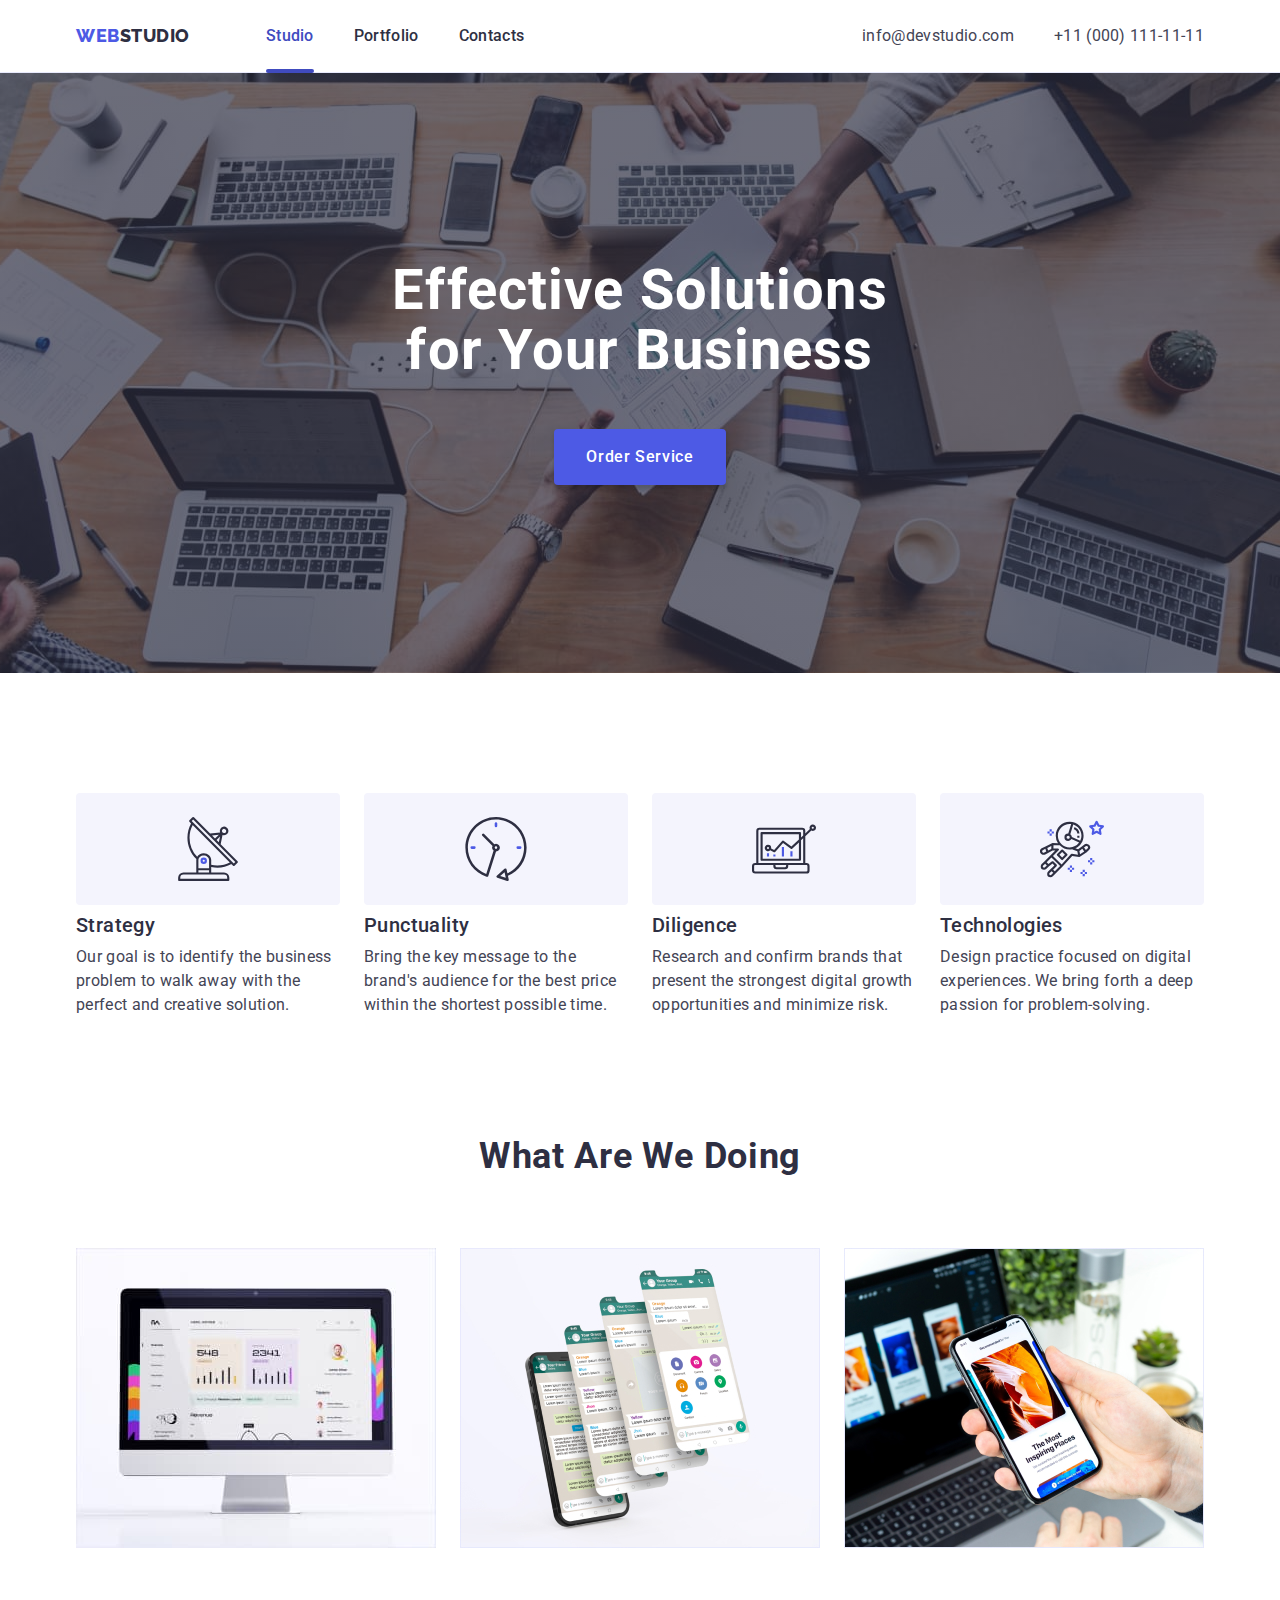
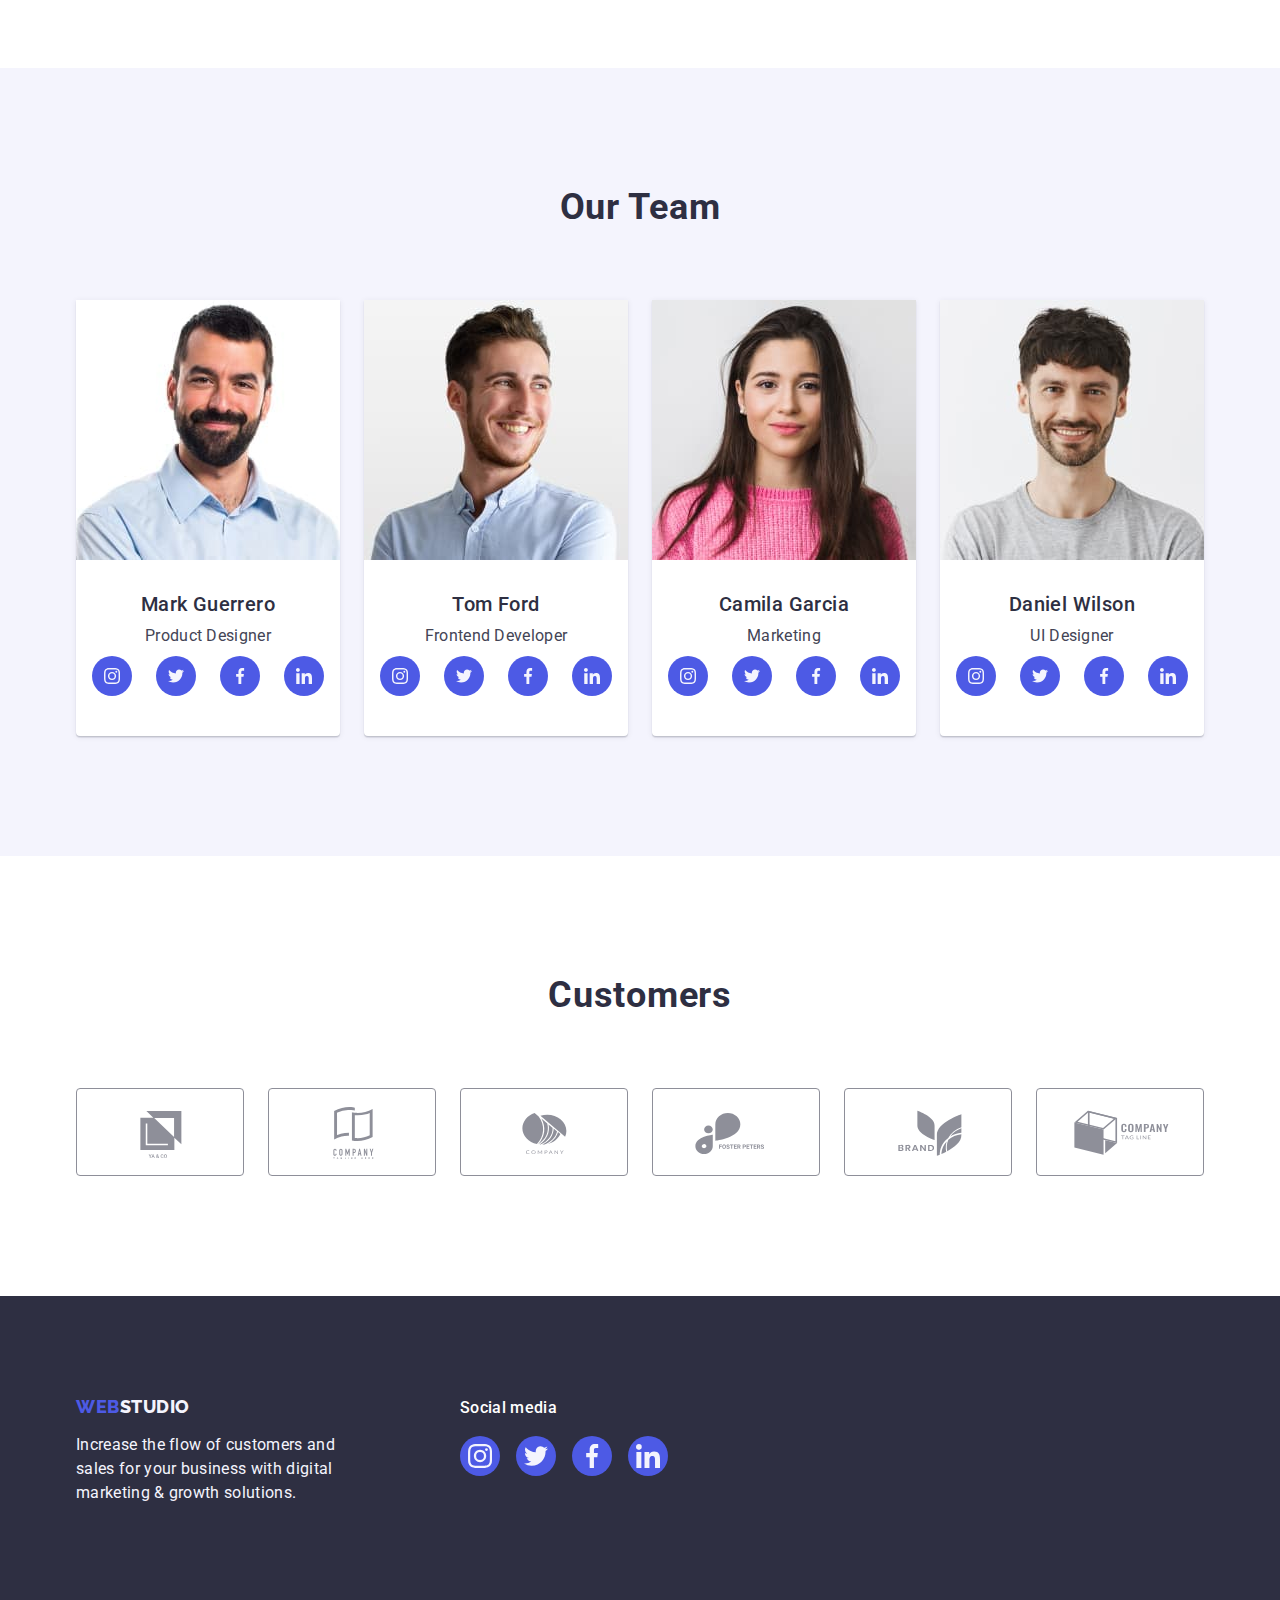
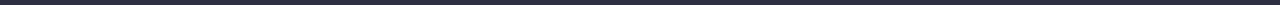
<file: index.html>
<!DOCTYPE html>
<html lang="en">
  <head>
    <meta charset="UTF-8" />
    <meta http-equiv="X-UA-Compatible" content="IE=edge" />
    <meta name="viewport" content="width=device-width, initial-scale=1.0" />
    <title>WebStudio</title>
    <link rel="preconnect" href="https://fonts.googleapis.com" />
    <link rel="preconnect" href="https://fonts.gstatic.com" crossorigin />
    <link
      href="https://fonts.googleapis.com/css2?family=Raleway:wght@800&family=Roboto:wght@400;500;700;900&display=swap"
      rel="stylesheet"
    />
    <link
      rel="stylesheet"
      href="https://cdn.jsdelivr.net/npm/modern-normalize@1.1.0/modern-normalize.min.css"
    />
    <link rel="stylesheet" href="./css/styles.css" />
  </head>
  <body class="body">
    <header class="header">
      <div class="header-container container">
        <nav class="nav">
          <a class="logo link" href="./index.html"
            >Web<span class="logo-span">Studio</span></a
          >
          <ul class="nav-list list">
            <li class="lister">
              <a class="nav-link link current" href="./index.html">Studio</a>
            </li>
            <li class="lister">
              <a class="nav-link link" href="./portfolio.html">Portfolio</a>
            </li>
            <li class="lister">
              <a class="nav-link link" href="">Contacts</a>
            </li>
          </ul>
        </nav>
        <!-- Address -->
        <address class="address">
          <ul class="add-list list">
            <li class="list-add">
              <a class="add link" href="mailto:info@devstudio.com"
                >info@devstudio.com</a
              >
            </li>
            <li class="list-add">
              <a class="add link" href="tel:+110001111111"
                >+11 (000) 111-11-11</a
              >
            </li>
          </ul>
        </address>
      </div>
    </header>
    <main class="main">
      <!-- First view -->
      <section class="poster">
        <div class="post-container container">
          <h1 class="title-post">Effective Solutions for Your Business</h1>
          <button class="btn" type="button" data-modal-open>
            Order Service
          </button>
        </div>
        <!-- Modal -->

        <div class="backdrop is-hidden" data-modal>
          <div class="modal">
            <button class="modal-btn" type="button" data-modal-close>
              <svg width="8" height="8" class="icon-cross">
                <use href="./images/icons.svg#cross"></use>
              </svg>
            </button>
          </div>
        </div>
      </section>
      <!-- Studio -->
      <section class="info">
        <div class="container">
          <h2 hidden class="hide">Descriprion</h2>
          <ul class="info-container list">
            <li class="info-list">
              <div class="container-icon">
                <svg width="64" height="64">
                  <use href="./images/icons.svg#icon-antenna"></use>
                </svg>
              </div>
              <h3 class="info-punct">Strategy</h3>
              <p class="text">
                Our goal is to identify the business problem to walk away with
                the perfect and creative solution.
              </p>
            </li>
            <li class="info-list">
              <div class="container-icon">
                <svg width="64" height="64">
                  <use href="./images/icons.svg#icon-clock"></use>
                </svg>
              </div>
              <h3 class="info-punct">Punctuality</h3>
              <p class="text">
                Bring the key message to the brand's audience for the best price
                within the shortest possible time.
              </p>
            </li>
            <li class="info-list">
              <div class="container-icon">
                <svg width="64" height="64">
                  <use href="./images/icons.svg#icon-diagram"></use>
                </svg>
              </div>
              <h3 class="info-punct">Diligence</h3>
              <p class="text">
                Research and confirm brands that present the strongest digital
                growth opportunities and minimize risk.
              </p>
            </li>
            <li class="info-list">
              <div class="container-icon">
                <svg width="64" height="64">
                  <use href="./images/icons.svg#icon-astronaut"></use>
                </svg>
              </div>
              <h3 class="info-punct">Technologies</h3>
              <p class="text">
                Design practice focused on digital experiences. We bring forth a
                deep passion for problem-solving.
              </p>
            </li>
          </ul>
        </div>
      </section>
      <!-- Worklist -->
      <section class="projects">
        <div class="container">
          <h2 class="htitle">What are we doing</h2>
          <ul class="pro-container list">
            <li class="project">
              <img
                src="./images/images.studio/project/image1.jpg"
                alt="Create sites"
                width="360"
                height="300"
              />
            </li>
            <li class="project">
              <img
                src="./images/images.studio/project/image2.jpg"
                alt="Create apps"
                width="360"
                height="300"
              />
            </li>
            <li class="project">
              <img
                src="./images/images.studio/project/image3.jpg"
                alt="Create soft"
                width="360"
                height="300"
              />
            </li>
          </ul>
        </div>
      </section>
      <!-- contacts -->
      <section class="info-card">
        <div class="container">
          <h2 class="htitle">Our Team</h2>
          <ul class="card-container list">
            <li class="list-card">
              <img
                src="./images/images.studio/Contactcards/card1.jpg"
                alt="Mark Guerrero
          Product Designer"
                width="264"
                height="260"
              />
              <div class="card">
                <h3 class="contact info-punct">Mark Guerrero</h3>
                <p class="contact text">Product Designer</p>
                <ul class="social-list list">
                  <li class="social-items">
                    <a
                      href=""
                      class="social-link link"
                      target="_blank"
                      rel="noopener noreferer"
                    >
                      <svg class="social-icon" width="16" height="16">
                        <use href="./images/icons.svg#instagram"></use>
                      </svg>
                    </a>
                  </li>
                  <li class="social-items">
                    <a
                      href=""
                      class="social-link link"
                      target="_blank"
                      rel="noopener noreferer"
                    >
                      <svg width="16" height="16" class="social-icon">
                        <use href="./images/icons.svg#twitter"></use>
                      </svg>
                    </a>
                  </li>
                  <li class="social-items">
                    <a
                      href=""
                      class="social-link link"
                      target="_blank"
                      rel="noopener noreferer"
                    >
                      <svg width="16" height="16" class="social-icon">
                        <use href="./images/icons.svg#facebook"></use>
                      </svg>
                    </a>
                  </li>
                  <li class="social-items">
                    <a
                      href=""
                      class="social-link link"
                      target="_blank"
                      rel="noopener noreferer"
                    >
                      <svg width="16" height="16" class="social-icon">
                        <use href="./images/icons.svg#linkedin"></use>
                      </svg>
                    </a>
                  </li>
                </ul>
              </div>
            </li>
            <li class="list-card">
              <img
                src="./images/images.studio/Contactcards/card2.jpg"
                alt="Tom Ford
          Frontend Developer"
                width="264"
                height="260"
              />
              <div class="card">
                <h3 class="contact info-punct">Tom Ford</h3>
                <p class="contact text">Frontend Developer</p>
                <ul class="social-list list">
                  <li class="social-items">
                    <a
                      href=""
                      class="social-link link"
                      target="_blank"
                      rel="noopener noreferer"
                      ><svg width="16" height="16" class="social-icon">
                        <use href="./images/icons.svg#instagram"></use>
                      </svg>
                    </a>
                  </li>
                  <li class="social-items">
                    <a
                      href=""
                      class="social-link link"
                      target="_blank"
                      rel="noopener noreferer"
                      ><svg width="16" height="16" class="social-icon">
                        <use href="./images/icons.svg#twitter"></use>
                      </svg>
                    </a>
                  </li>
                  <li class="social-items">
                    <a
                      href=""
                      class="social-link link"
                      target="_blank"
                      rel="noopener noreferer"
                      ><svg width="16" height="16" class="social-icon">
                        <use href="./images/icons.svg#facebook"></use>
                      </svg>
                    </a>
                  </li>
                  <li class="social-items">
                    <a
                      href=""
                      class="social-link link"
                      target="_blank"
                      rel="noopener noreferer"
                      ><svg width="16" height="16" class="social-icon">
                        <use href="./images/icons.svg#linkedin"></use>
                      </svg>
                    </a>
                  </li>
                </ul>
              </div>
            </li>
            <li class="list-card">
              <img
                src="./images/images.studio/Contactcards/card3.jpg"
                alt="Camila Garcia
          Marketing"
                width="264"
                height="260"
              />
              <div class="card">
                <h3 class="contact info-punct">Camila Garcia</h3>
                <p class="contact text">Marketing</p>
                <ul class="social-list list">
                  <li class="social-items">
                    <a
                      href=""
                      class="social-link link"
                      target="_blank"
                      rel="noopener noreferer"
                      ><svg width="16" height="16" class="social-icon">
                        <use href="./images/icons.svg#instagram"></use>
                      </svg>
                    </a>
                  </li>
                  <li class="social-items">
                    <a
                      href=""
                      class="social-link link"
                      target="_blank"
                      rel="noopener noreferer"
                      ><svg width="16" height="16" class="social-icon">
                        <use href="./images/icons.svg#twitter"></use>
                      </svg>
                    </a>
                  </li>
                  <li class="social-items">
                    <a
                      href=""
                      class="social-link link"
                      target="_blank"
                      rel="noopener noreferer"
                      ><svg width="16" height="16" class="social-icon">
                        <use href="./images/icons.svg#facebook"></use>
                      </svg>
                    </a>
                  </li>
                  <li class="social-items">
                    <a
                      href=""
                      class="social-link link"
                      target="_blank"
                      rel="noopener noreferer"
                      ><svg width="16" height="16" class="social-icon">
                        <use href="./images/icons.svg#linkedin"></use>
                      </svg>
                    </a>
                  </li>
                </ul>
              </div>
            </li>
            <li class="list-card">
              <img
                src="./images/images.studio/Contactcards/card4.jpg"
                alt="Daniel Wilson
          UI Designer"
                width="264"
                height="260"
              />
              <div class="card">
                <h3 class="contact info-punct">Daniel Wilson</h3>
                <p class="contact text">UI Designer</p>
                <ul class="social-list list">
                  <li class="social-items">
                    <a
                      href=""
                      class="social-link link"
                      target="_blank"
                      rel="noopener noreferer"
                      ><svg width="16" height="16" class="social-icon">
                        <use href="./images/icons.svg#instagram"></use>
                      </svg>
                    </a>
                  </li>
                  <li class="social-items">
                    <a
                      href=""
                      class="social-link link"
                      target="_blank"
                      rel="noopener noreferer"
                      ><svg width="16" height="16" class="social-icon">
                        <use href="./images/icons.svg#twitter"></use>
                      </svg>
                    </a>
                  </li>
                  <li class="social-items">
                    <a
                      href=""
                      class="social-link link"
                      target="_blank"
                      rel="noopener noreferer"
                      ><svg width="16" height="16" class="social-icon">
                        <use href="./images/icons.svg#facebook"></use>
                      </svg>
                    </a>
                  </li>
                  <li class="social-items">
                    <a
                      href=""
                      class="social-link link"
                      target="_blank"
                      rel="noopener noreferer"
                      ><svg width="16" height="16" class="social-icon">
                        <use href="./images/icons.svg#linkedin"></use>
                      </svg>
                    </a>
                  </li>
                </ul>
              </div>
            </li>
          </ul>
        </div>
      </section>
      <!-- customers -->
      <section class="customers">
        <div class="custom-container container">
          <h2 class="htitle">Customers</h2>
          <ul class="list-customers list">
            <li class="items-customers">
              <a
                href=""
                class="link-custom link"
                target="_blank"
                rel="noopener noreferer"
              >
                <svg class="icon-customers" width="104" height="56">
                  <use href="./images/icons.svg#client1"></use>
                </svg>
              </a>
            </li>
            <li class="items-customers">
              <a
                href=""
                class="link-custom link"
                target="_blank"
                rel="noopener noreferer"
              >
                <svg class="icon-customers" width="104" height="56">
                  <use href="./images/icons.svg#client2"></use>
                </svg>
              </a>
            </li>
            <li class="items-customers">
              <a
                href=""
                class="link-custom link"
                target="_blank"
                rel="noopener noreferer"
              >
                <svg class="icon-customers" width="104" height="56">
                  <use href="./images/icons.svg#client3"></use>
                </svg>
              </a>
            </li>
            <li class="items-customers">
              <a
                href=""
                class="link-custom link"
                target="_blank"
                rel="noopener noreferer"
              >
                <svg class="icon-customers" width="104" height="56">
                  <use href="./images/icons.svg#client4"></use>
                </svg>
              </a>
            </li>
            <li class="items-customers">
              <a
                href=""
                class="link-custom link"
                target="_blank"
                rel="noopener noreferer"
              >
                <svg class="icon-customers" width="104" height="56">
                  <use href="./images/icons.svg#client5"></use>
                </svg>
              </a>
            </li>
            <li class="items-customers">
              <a
                href=""
                class="link-custom link"
                target="_blank"
                rel="noopener noreferer"
              >
                <svg class="icon-customers" width="104" height="56">
                  <use href="./images/icons.svg#client6"></use>
                </svg>
              </a>
            </li>
          </ul>
        </div>
      </section>
    </main>
    <!-- Last view -->
    <footer class="footer">
      <div class="boss-footer container">
        <div class="footer-container">
          <a class="foot logo link" href="./index.html"
            >Web<span class="link-span">Studio</span></a
          >
          <p class="text-end">
            Increase the flow of customers and sales for your business with
            digital marketing & growth solutions.
          </p>
        </div>
        <div class="footer-logo">
          <p class="text-end-logo">Social media</p>
          <ul class="footer-list list">
            <li class="footer-items">
              <a
                href=""
                class="social-link link"
                target="_blank"
                rel="noopener noreferer"
              >
                <svg width="24" height="24" class="icon-social">
                  <use href="./images/icons.svg#instagram"></use>
                </svg>
              </a>
            </li>
            <li class="footer-items">
              <a
                href=""
                class="social-link link"
                target="_blank"
                rel="noopener noreferer"
              >
                <svg width="24" height="24" class="icon-social">
                  <use href="./images/icons.svg#twitter"></use>
                </svg>
              </a>
            </li>
            <li class="footer-items">
              <a
                href=""
                class="social-link link"
                target="_blank"
                rel="noopener noreferer"
              >
                <svg width="24" height="24" class="icon-social">
                  <use href="./images/icons.svg#facebook"></use>
                </svg>
              </a>
            </li>
            <li class="footer-items">
              <a
                href=""
                class="social-link link"
                target="_blank"
                rel="noopener noreferer"
              >
                <svg width="24" height="24" class="icon-social">
                  <use href="./images/icons.svg#linkedin"></use>
                </svg>
              </a>
            </li>
          </ul>
        </div>
      </div>
    </footer>

    <script src="./js/modal.js"></script>
  </body>
</html>
</file>
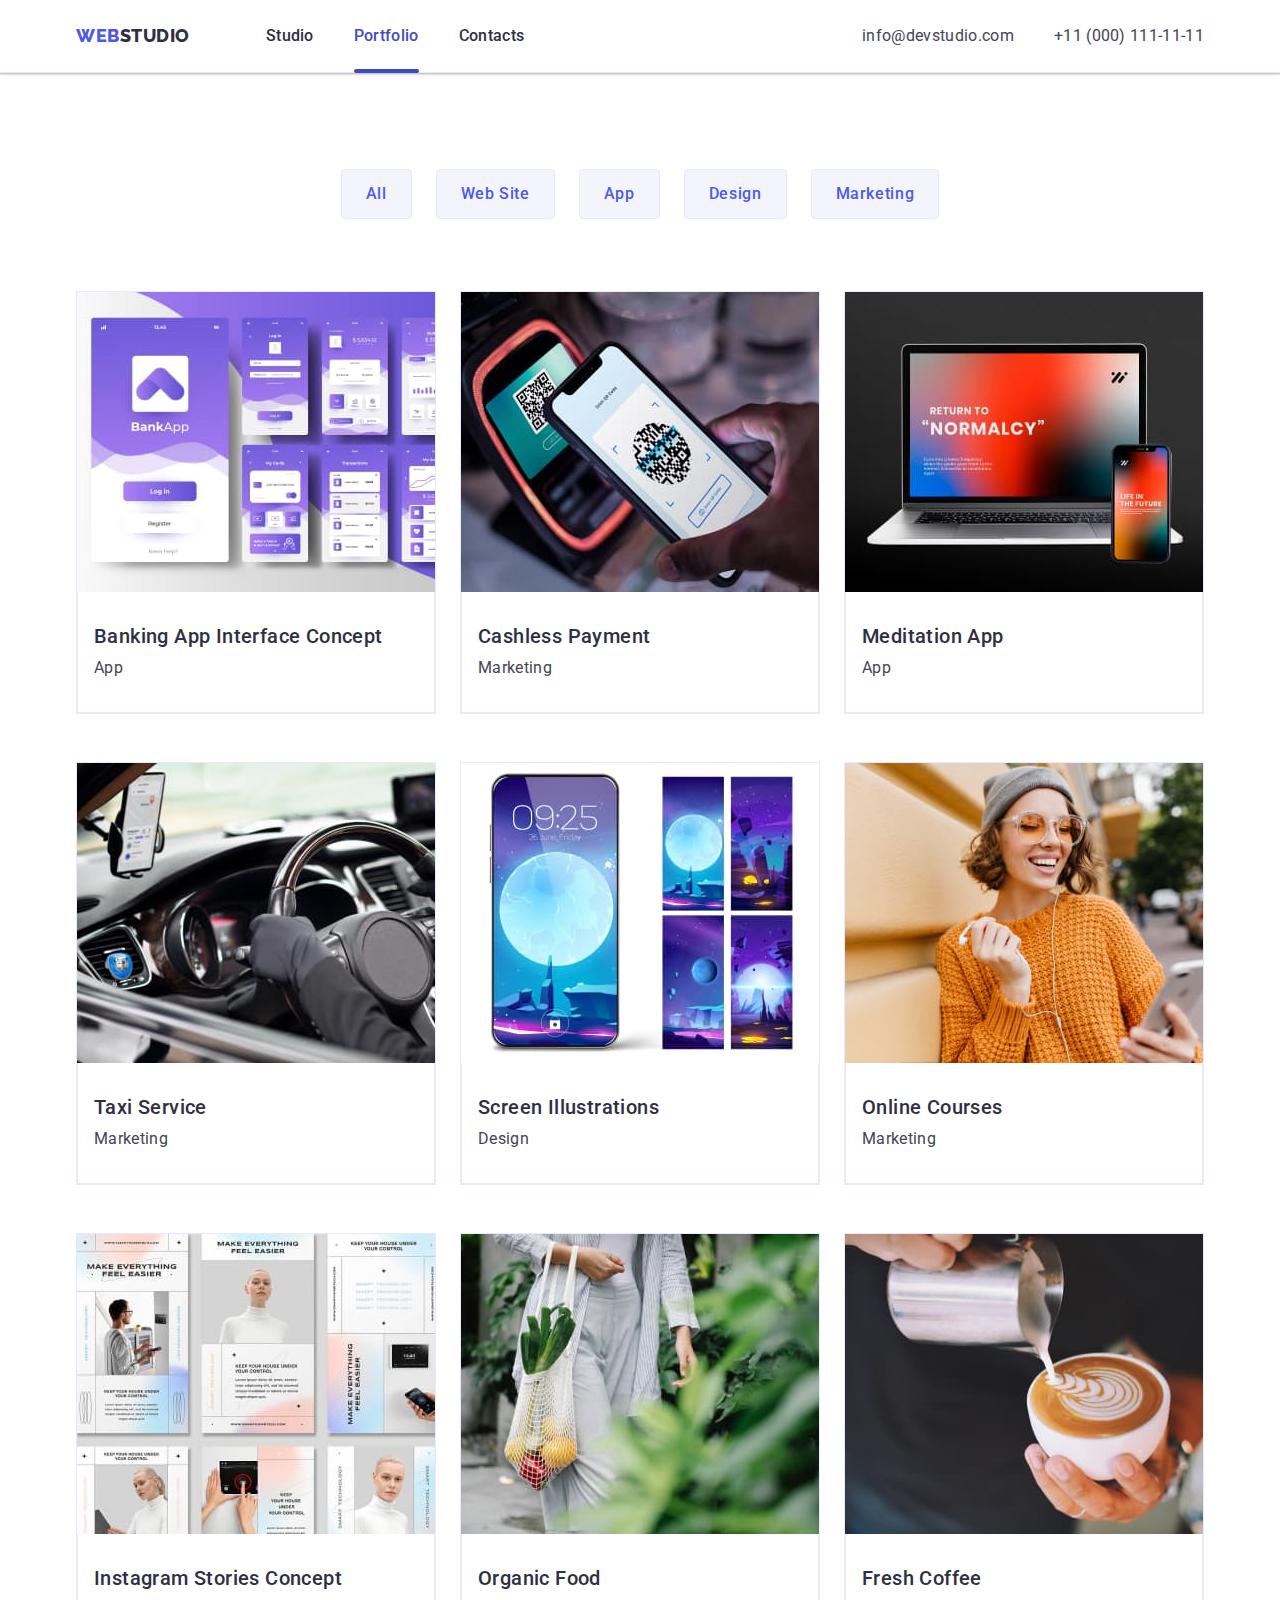
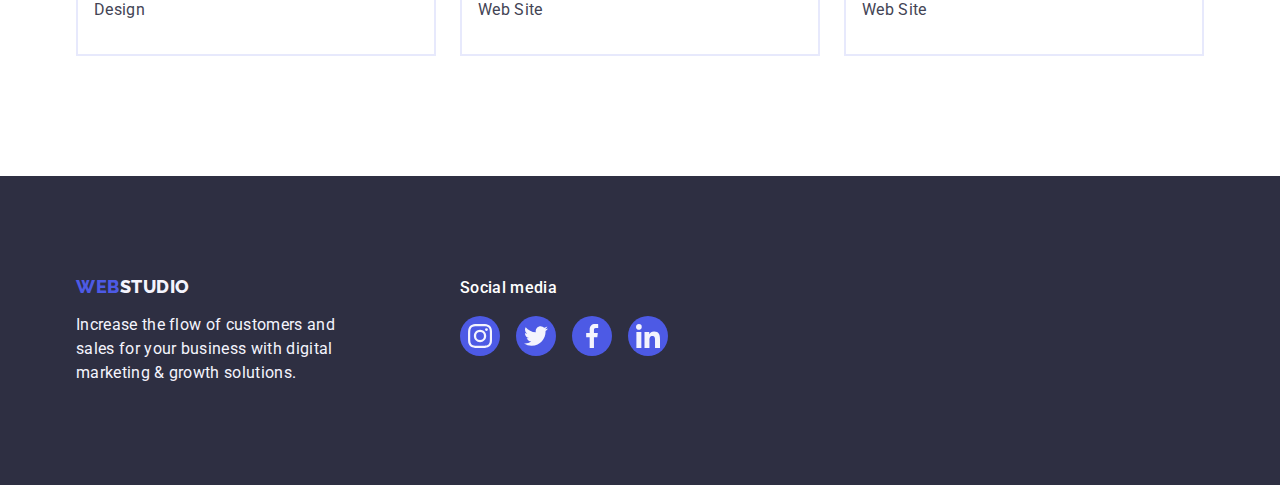
<file: portfolio.html>
<!DOCTYPE html>
<html lang="en">
  <head>
    <meta charset="UTF-8" />
    <meta http-equiv="X-UA-Compatible" content="IE=edge" />
    <meta name="viewport" content="width=device-width, initial-scale=1.0" />
    <title>Portfolio</title>
    <link rel="preconnect" href="https://fonts.googleapis.com" />
    <link rel="preconnect" href="https://fonts.gstatic.com" crossorigin />
    <link
      href="https://fonts.googleapis.com/css2?family=Raleway:wght@800&family=Roboto:wght@400;500;700;900&display=swap"
      rel="stylesheet"
    />
    <link
      rel="stylesheet"
      href="https://cdn.jsdelivr.net/npm/modern-normalize@1.1.0/modern-normalize.min.css"
    />
    <link rel="stylesheet" href="./css/styles.css" />
  </head>
  <body class="body">
    <!-- Top line -->
    <header class="header">
      <div class="header-container container">
        <nav class="nav">
          <a class="logo link" href="./portfolio.html"
            >Web<span class="logo-span">Studio</span></a
          >
          <ul class="nav-list list">
            <li class="lister">
              <a class="nav-link link" href="./index.html">Studio</a>
            </li>
            <li class="lister">
              <a class="nav-link link current" href="./portfolio.html"
                >Portfolio</a
              >
            </li>
            <li class="lister">
              <a class="nav-link link" href="">Contacts</a>
            </li>
          </ul>
        </nav>
        <address class="address">
          <ul class="add-list list">
            <li class="list-add">
              <a class="add link" href="mailto:info@devstudio.com"
                >info@devstudio.com</a
              >
            </li>
            <li class="list-add">
              <a class="add link" href="tel:+110001111111"
                >+11 (000) 111-11-11</a
              >
            </li>
          </ul>
        </address>
      </div>
    </header>
    <!-- Main -->
    <main class="main">
      <section class="prf section">
        <div class="container">
          <!-- BTN -->
          <h1 hidden>Button-list</h1>
          <ul class="btn-container list">
            <li><button class="list-btn" type="button">All</button></li>
            <li><button class="list-btn" type="button">Web Site</button></li>
            <li><button class="list-btn" type="button">App</button></li>
            <li><button class="list-btn" type="button">Design</button></li>
            <li><button class="list-btn" type="button">Marketing</button></li>
          </ul>
          <!-- PhotoList -->
          <ul class="photo-container list">
            <li class="photo">
              <a href="" class="link link-photolist">
                <div class="photo-img">
                  <img
                    src="./images/images.portfolio/portfolio1.jpg"
                    alt="Banking App Interface Concept"
                    width="360"
                  />
                  <div class="overlay">
                    <p class="overlay-text">
                      14 Stylish and User-Friendly App Design Concepts · Task
                      Manager App · Calorie Tracker App · Exotic Fruit Ecommerce
                      App · Cloud Storage App
                    </p>
                  </div>
                </div>
                <div class="photo-wrap">
                  <h2 class="title">Banking App Interface Concept</h2>
                  <p class="photo-card text">App</p>
                </div>
              </a>
            </li>
            <li class="photo">
              <a href="" class="link link-photolist">
                <div class="photo-img">
                  <img
                    src="./images/images.portfolio/portfolio2.jpg"
                    alt="Cashless Payment"
                    width="360"
                  />
                  <div class="overlay">
                    <p class="overlay-text">
                      14 Stylish and User-Friendly App Design Concepts · Task
                      Manager App · Calorie Tracker App · Exotic Fruit Ecommerce
                      App · Cloud Storage App
                    </p>
                  </div>
                </div>
                <div class="photo-wrap">
                  <h2 class="title">Cashless Payment</h2>
                  <p class="photo-card text">Marketing</p>
                </div>
              </a>
            </li>
            <li class="photo">
              <a href="" class="link link-photolist">
                <div class="photo-img">
                  <img
                    src="./images/images.portfolio/portfolio3.jpg"
                    alt="Meditation App"
                    width="360"
                  />
                  <div class="overlay">
                    <p class="overlay-text">
                      14 Stylish and User-Friendly App Design Concepts · Task
                      Manager App · Calorie Tracker App · Exotic Fruit Ecommerce
                      App · Cloud Storage App
                    </p>
                  </div>
                </div>
                <div class="photo-wrap">
                  <h2 class="title">Meditation App</h2>
                  <p class="photo-card text">App</p>
                </div>
              </a>
            </li>
            <li class="photo">
              <a href="" class="link link-photolist">
                <div class="photo-img">
                  <img
                    src="./images/images.portfolio/portfolio4.jpg"
                    alt="Taxi Service"
                    width="360"
                  />
                  <div class="overlay">
                    <p class="overlay-text">
                      14 Stylish and User-Friendly App Design Concepts · Task
                      Manager App · Calorie Tracker App · Exotic Fruit Ecommerce
                      App · Cloud Storage App
                    </p>
                  </div>
                </div>
                <div class="photo-wrap">
                  <h2 class="title">Taxi Service</h2>
                  <p class="photo-card text">Marketing</p>
                </div>
              </a>
            </li>
            <li class="photo">
              <a href="" class="link link-photolist">
                <div class="photo-img">
                  <img
                    src="./images/images.portfolio/portfolio5.jpg"
                    alt="Screen Illustrations"
                    width="360"
                  />
                  <div class="overlay">
                    <p class="overlay-text">
                      14 Stylish and User-Friendly App Design Concepts · Task
                      Manager App · Calorie Tracker App · Exotic Fruit Ecommerce
                      App · Cloud Storage App
                    </p>
                  </div>
                </div>
                <div class="photo-wrap">
                  <h2 class="title">Screen Illustrations</h2>
                  <p class="photo-card text">Design</p>
                </div>
              </a>
            </li>
            <li class="photo">
              <a href="" class="link link-photolist">
                <div class="photo-img">
                  <img
                    src="./images/images.portfolio/portfolio6.jpg"
                    alt="Online Courses"
                    width="360"
                  />
                  <div class="overlay">
                    <p class="overlay-text">
                      14 Stylish and User-Friendly App Design Concepts · Task
                      Manager App · Calorie Tracker App · Exotic Fruit Ecommerce
                      App · Cloud Storage App
                    </p>
                  </div>
                </div>
                <div class="photo-wrap">
                  <h2 class="title">Online Courses</h2>
                  <p class="photo-card text">Marketing</p>
                </div>
              </a>
            </li>
            <li class="photo">
              <a href="" class="link link-photolist">
                <div class="photo-img">
                  <img
                    src="./images/images.portfolio/portfolio7.jpg"
                    alt="Instagram Stories Concept"
                    width="360"
                  />
                  <div class="overlay">
                    <p class="overlay-text">
                      14 Stylish and User-Friendly App Design Concepts · Task
                      Manager App · Calorie Tracker App · Exotic Fruit Ecommerce
                      App · Cloud Storage App
                    </p>
                  </div>
                </div>
                <div class="photo-wrap">
                  <h2 class="title">Instagram Stories Concept</h2>
                  <p class="photo-card text">Design</p>
                </div>
              </a>
            </li>
            <li class="photo">
              <a href="" class="link link-photolist">
                <div class="photo-img">
                  <img
                    src="./images/images.portfolio/portfolio8.jpg"
                    alt="Organic Food"
                    width="360"
                  />
                  <div class="overlay">
                    <p class="overlay-text">
                      14 Stylish and User-Friendly App Design Concepts · Task
                      Manager App · Calorie Tracker App · Exotic Fruit Ecommerce
                      App · Cloud Storage App
                    </p>
                  </div>
                </div>
                <div class="photo-wrap">
                  <h2 class="title">Organic Food</h2>
                  <p class="photo-card text">Web Site</p>
                </div>
              </a>
            </li>
            <li class="photo">
              <a href="" class="link link-photolist">
                <div class="photo-img">
                  <img
                    src="./images/images.portfolio/portfolio9.jpg"
                    alt="Fresh Coffee"
                    width="360"
                  />
                  <div class="overlay">
                    <p class="overlay-text">
                      14 Stylish and User-Friendly App Design Concepts · Task
                      Manager App · Calorie Tracker App · Exotic Fruit Ecommerce
                      App · Cloud Storage App
                    </p>
                  </div>
                </div>
                <div class="photo-wrap">
                  <h2 class="title">Fresh Coffee</h2>
                  <p class="photo-card text">Web Site</p>
                </div>
              </a>
            </li>
          </ul>
        </div>
      </section>
    </main>
    <!-- Footer -->
    <footer class="footer">
      <div class="boss-footer container">
        <div class="footer-container">
          <a class="foot logo link" href="./index.html"
            >Web<span class="link-span">Studio</span></a
          >
          <p class="text-end">
            Increase the flow of customers and sales for your business with
            digital marketing & growth solutions.
          </p>
        </div>
        <div class="footer-logo">
          <p class="text-end-logo">Social media</p>
          <ul class="footer-list list">
            <li class="footer-items">
              <a
                href=""
                class="social-link link"
                target="_blank"
                rel="noopener noreferer"
              >
                <svg width="24" height="24">
                  <use href="./images/icons.svg#instagram"></use>
                </svg>
              </a>
            </li>
            <li class="footer-items">
              <a
                href=""
                class="social-link link"
                target="_blank"
                rel="noopener noreferer"
              >
                <svg width="24" height="24">
                  <use href="./images/icons.svg#twitter"></use>
                </svg>
              </a>
            </li>
            <li class="footer-items">
              <a
                href=""
                class="social-link link"
                target="_blank"
                rel="noopener noreferer"
              >
                <svg width="24" height="24">
                  <use href="./images/icons.svg#facebook"></use>
                </svg>
              </a>
            </li>
            <li class="footer-items">
              <a
                href=""
                class="social-link link"
                target="_blank"
                rel="noopener noreferer"
              >
                <svg width="24" height="24">
                  <use href="./images/icons.svg#linkedin"></use>
                </svg>
              </a>
            </li>
          </ul>
        </div>
      </div>
    </footer>
  </body>
</html>
</file>
<file: css/styles.css>
:root {
    --brand-color: #2E2F42;
    --brands-color: #4d5ae5;
    --text-color: #434455;
    --white-color: #fff;
    --hover-color: #404BBF;
    --card-color: #F4F4FD;
    --gap-size: 24px;
}
/* RESET */
h1,h2,h3,h4,h5,h6,p{margin: 0}
.list {
    list-style: none;
    padding: 0;
    margin: 0;
}
img{ display: block;}
/* Body */
.body{ color: var(--text-color);
font-family: 'Roboto', sans-serif;
background-color: var(--white-color);

}
.link{text-decoration: none;}


/* Container */
.container{ width: 1158px;
margin-left: auto;
margin-right: auto;
padding: 0 15px;
}

/* Header */
.header{
    border-bottom: 1px solid #e7e9fc;
    box-shadow: 0px 2px 1px rgba(46, 47, 66, 0.08), 0px 1px 1px rgba(46, 47, 66, 0.16), 0px 1px 6px rgba(46, 47, 66, 0.08)
}
.header-container{ display: flex;
align-items: center;
}
.logo.link{ 
font-family: "Raleway", sans-serif;
font-weight: 800;
line-height: 1.17;
font-size: 18px;
letter-spacing: 0.03em;
text-transform: uppercase;
color: var(--brands-color);
text-decoration: none;
margin-right: 76px;
}
.logo-span{
    color: var(--brand-color)}

 /* navigation */

.nav{ display: flex;
align-items: center;}
.nav-list{display: flex;
gap: 40px;
align-items: center;
position: relative;
}

.nav-link{
position: relative;
color: var(--brand-color);
font-weight: 500;
font-size: 16px;
line-height: 1.5;
letter-spacing: 0.02em;
text-decoration: none;
display: block;
padding-top: 24px;
padding-bottom: 24px;
transition: color 250ms cubic-bezier(0.4, 0, 0.2, 1);
}
.nav-link:hover, 
.nav-link:focus
{color: var(--hover-color); }
.nav-link.current{
    color: var(--hover-color);
}

.nav-link::after{
    content: "";
    position: absolute;
    display: block;
    width: 100%;
    height: 4px;
    left: 0px;
    bottom: -1px;
    border-radius: 2px;
    transition: background-color 250ms cubic-bezier(0.4, 0, 0.2, 1);

}
.nav-link:hover::after,
.nav-link:focus::after{
    background-color: var(--hover-color);
     
}
.nav-link.current::after{
    background-color: var(--hover-color);
}


/* address */

.address{font-style: normal;
    margin-left: auto;
}
 .add-list{display: flex;
    align-items: center;
    gap: 40px;
;}

.add.link{
        font-size: 16px;
        line-height: 1.5;
        letter-spacing: 0.02em;
        color: var(--text-color);
        text-decoration: none;
        display: block;
            padding-top: 24px;
            padding-bottom: 24px;
            transition: color 250ms cubic-bezier(0.4, 0, 0.2, 1);
}
.add.link:hover,
.add.link:focus {color: var(--hover-color);}

/* Poster */
.poster{background-color: var(--brand-color);
    padding-bottom: 188px;
    padding-top: 188px;
    background-image: linear-gradient(rgba(46, 47, 66, 0.7), rgba(46, 47, 66, 0.7)), url(../images/people-office.jpg) ;
    background-size: cover;
    background-repeat: no-repeat;
    background-position: center;
    max-width: 1440px;
    margin: 0 auto;
}

.title-post{
    
    font-weight: 700;
    font-size: 56px;
    line-height: 1.07;
    text-align: center;
    letter-spacing: 0.02em;
    color: var(--white-color);
    max-width: 496px;
    margin-left: auto;
    margin-right: auto;
    margin-bottom: 48px;
    
   }
    /* BTN */
    .btn{
    display: block;
    margin-left: auto;
    margin-right: auto;
    padding: 16px 32px;
    min-width: 169px;
    height: 56px;
    border-radius: 4px;
    background-color: var(--brands-color);
    box-shadow: 0px 4px 4px rgba(0, 0, 0, 0.15);
    font-family: 'Roboto', sans-serif;
    font-weight: 500;
    font-size: 16px;
    line-height: 1.5;
    letter-spacing: 0.04em;
    color: var(--white-color);
    cursor: pointer;
    border: none;
    transition: background-color 250ms cubic-bezier(0.4, 0, 0.2, 1);
}
    .btn:hover,
    .btn:focus{
        background-color: var(--hover-color)}


/* Modal */

    .backdrop{
      position: fixed;
      top: 0;
      left: 0;
      width: 100%;
      height: 100%;
      background: rgba(46, 47, 66, 0.4);
      transition: opacity 250ms cubic-bezier(0.4, 0, 0.2, 1), visibility 250ms cubic-bezier(0.4, 0, 0.2, 1);
    }
    .backdrop.is-hidden {
             opacity: 0;
             visibility: hidden;
             pointer-events: none;
             transition-delay: 400ms;
         }
    
    .modal{
        position: absolute;
        top: 50%;
        left: 50%;
        transform: translate(-50%, -50%);
        width: 408px;
        min-height: 584px;
        background-color: #fcfcfc;
        box-shadow: 0px 1px 1px rgba(0, 0, 0, 0.14), 0px 1px 3px rgba(0, 0, 0, 0.12), 0px 2px 1px rgba(0, 0, 0, 0.2);
        border-radius: 4px;
        opacity: 1;
        transform: translate(-50%, -50%)  scale(1);
        transition: transform 400ms ease-in 250ms , opacity 300ms ease-in 250ms;
    }
        .backdrop.is-hidden .modal {
            transform: translate(-50%, -50%) scale(1.25);
            opacity: 0;
        }
    .modal-btn{
        display: block;
        position: absolute;
        width: 24px;
        height: 24px;
        left: 360px;
        top: 24px;
        border-radius: 50%;
        cursor: pointer;
        border: 0;
        background: #E7E9FC;
            border: 1px solid rgba(0, 0, 0, 0.1);
            transition: fill 250ms cubic-bezier(0.4, 0, 0.2, 1), background-color 250ms cubic-bezier(0.4, 0, 0.2, 1);
    }
    .modal-btn:hover,
    .modal-btn:focus{
        fill: var(--white-color);
        background-color: var(--hover-color);
    }
    .icon-cross{
        position: absolute;
        top: 33.33%;
        left: 33.33%;
        bottom: 33.33%;
        right: 33.33%;
    }
    
       

    /* Information */
    .info{
     padding: 120px 0;
    }
    .info-container{
        
        display: flex;
        gap: 24px;
     
    }
    .info-punct{ 
        font-weight: 500;
        font-size: 20px;
        line-height: 1.2;
        letter-spacing: 0.02em;
        color: var(--brand-color);
         margin-bottom: 8px;}
    .info-list{
        flex-basis: calc((100%)/4);
    }
   .container-icon{
    display: flex;
    justify-content: center;
    align-items: center;
    background: #F4F4FD;
        border-radius: 4px;
        min-height: 112px;
        margin-bottom: 8px
   }
    .text{
    font-size: 16px;
    line-height: 1.5;
    letter-spacing: 0.02em;
    color: var(--text-color);}
    
    /* Projects */
.projects{
    padding: 0 0 120px 0;
}
    .htitle{
        font-weight: 700;
        font-size: 36px;
        line-height: 1.1;
        letter-spacing: 0.02em;
        text-transform: capitalize;
        color: var(--brand-color);
        text-align: center;
        margin-bottom: 72px;}

    .pro-container{
            display: flex;
            gap: 24px;
        }


    
    
        /* Card  */
        .info-card {
            background-color: var(--card-color);
            padding-bottom: 120px;
            padding-top: 120px;
        }
        .card-container{
           display: flex;
           gap: 24px;
        }
        .contact.info-punct{
            text-align: center;
            margin-bottom: 8px
        }
        .contact.text{
            text-align: center;
            margin-bottom: 8px

        }
        .list-card{ background-color: var(--white-color);
            box-shadow: 0px 1px 6px rgba(46, 47, 66, 0.08), 0px 1px 1px rgba(46, 47, 66, 0.16), 0px 2px 1px rgba(46, 47, 66, 0.08);
                border-radius: 0px 0px 4px 4px;
         }
         .card{
            padding-top: 32px;
            padding-bottom: 32px;
            
            border-radius: 0px 0px 4px 4px;
            margin-bottom: 8px;
         }
        
         .social-list{
            display: flex;
            gap: 24px;
            justify-content: center;
            
           
         }
        .social-link{
            display: flex;
            justify-content: center;
            align-items: center;
            background: #4D5AE5;
            border-radius: 50%;
            min-width: 40px;
            min-height: 40px;
            transition: background-color 250ms cubic-bezier(0.4, 0, 0.2, 1);
        }
        .social-link:hover,
        .social-link:focus{
            background-color: var(--hover-color)
                 }
                 .social-icon{
                    fill: var(--card-color)
                 }


        /* Customers */
        .customers{
          padding: 120px 0;
        }
        .custom-container{
        margin-right: auto;
        margin-left: auto;
        width: 1158px;
        padding: 0 15px;
}
        .list-customers{
        display: flex;
        gap: 24px;
        justify-content: center;}
        
        .link-custom {
            display: flex;
            color: #8e8f99;
            border: 1px solid #8E8F99;
           border-radius: 4px;
           justify-content: center;
            align-items: center;
            width: 168px;
             height: 88px;
            transition: color 250ms cubic-bezier(0.4, 0, 0.2, 1), border cubic-bezier(0.4, 0, 0.2, 1);
            }
          .link-custom:hover,
          .link-custom:focus{
            color: var(--hover-color);
            border: 1px solid var(--hover-color);
          }
.icon-customers{
    fill:currentColor;
    transition: fill 250ms cubic-bezier(0.4, 0, 0.2, 1);
}
          .icon-customers:hover,
          .icon-customers:focus{
            fill: var(--hover-color);
          }
          
       
/* footer */
 .footer{background-color: var(--brand-color);
padding: 100px 0px;
}

.boss-footer{  
    display: flex;
    align-items: baseline;
}

.footer-container{
    flex-grow: 0;
    margin-right: 120px;
}

.text-end{
            font-size: 16px;
            line-height: 1.5;
            letter-spacing: 0.02em;
            color: var(--card-color);
            max-width: 264px;
}

.foot.logo.link{color: var(--brands-color);
    font-family: 'Raleway', sans-serif;
    font-weight: 800;
    font-size: 18px;
    line-height: 1.17;
    letter-spacing: 0.03em;
    text-transform: uppercase;
    margin-bottom: 16px;
    margin-right: 0px;
    display: inline-block;
}

.logo.link>.link-span {
    color: var(--card-color);
    font-family: 'Raleway', sans-serif;
        font-weight: 800;
        font-size: 18px;
        line-height: 1.17;
        letter-spacing: 0.03em;
        text-transform: uppercase;
}


.footer-logo{
    flex-grow: 1;
}

.footer-list{
display: flex;
    gap: 16px;
    justify-content: flex-start;
}

.text-end-logo{
        font-weight: 500;
        font-size: 16px;
        color: var(--white-color);
        letter-spacing: 0.02em;
        min-width: 96px;
        min-height: 24px;
        margin-bottom: 16px;
        line-height: 1.5;
}



.footer-items>.social-link:hover,
.footer-items>.social-link:focus{
    background-color: #31D0AA;
}

.icon-social{
    fill:var(--card-color)
}





/* Portfolio BTN */
    .list-btn{
    font-family: 'Roboto', sans-serif;
    font-weight: 500;
    font-size: 16px;
    line-height: 1.5;
    text-align: center;
    letter-spacing: 0.04em;
    color: var(--brands-color);
    background: var(--card-color);
    cursor: pointer;
    padding: 12px 24px;
    border: 1px solid #e7e9fc;
    border-radius: 4px;
    transition: background-color 250ms cubic-bezier(0.4, 0, 0.2, 1), color 250ms cubic-bezier(0.4, 0, 0.2, 1), border 250ms cubic-bezier(0.4, 0, 0.2, 1), box-shadow 250ms cubic-bezier(0.4, 0, 0.2, 1);
    }
    .btn-container{
    display: flex;
    margin-bottom: 72px;
    align-items: center;
    justify-content: center;
    gap: var(--gap-size)
    }
    .list-btn:hover,
    .list-btn:focus{
    background-color: var(--hover-color);
    color: var(--white-color);
    border: 1px solid transparent;
    box-shadow:  0px 3px 1px rgba(0, 0, 0, 0.1),
                 0px 2px 1px rgba(0, 0, 0, 0.08),
                 0px 2px 2px rgba(0, 0, 0, 0.12);
    }

  

/* Section PRt */

.prf.section{
    padding-top: 96px;
    padding-bottom: 120px;
}




/* Portfolio Photolist */


.photo-container{
    display: flex;
    flex-wrap: wrap;
    column-gap: var(--gap-size);
    row-gap: 48px;
   
}
.photo{
    width: calc((100% - 48px)/3);
    background: var(--white-color);
    border: 1px solid #E7E9FC;
}

.title {
    font-weight: 500;
    font-size: 20px;
    line-height: 1.2;
    letter-spacing: 0.02em;
    color: var(--brand-color);
    margin-bottom: 8px;
}
.link-photolist {
    display: block;
    transition: box-shadow 250ms cubic-bezier(0.4, 0, 0.2, 1) ;
}
 .link-photolist:hover{
    box-shadow: 0px 1px 6px rgba(46, 47, 66, 0.08),
            0px 1px 1px rgba(46, 47, 66, 0.16),
            0px 2px 1px rgba(46, 47, 66, 0.08);
 }
 .link-photolist:focus .overlay{
    box-shadow: 0px 1px 6px rgba(46, 47, 66, 0.08),
        0px 1px 1px rgba(46, 47, 66, 0.16),
        0px 2px 1px rgba(46, 47, 66, 0.08);
        transform: translateY(0);
}
.photo-img{
   position: relative;
   overflow: hidden;
}
.photo-wrap{
    padding: 32px 16px;
    border: 1px solid #e7e9fc;
    border-top: none;
}
.overlay{
    position: absolute;
    top: 0;
    left: 0;
    width: 100%;
    height: 100%;
    transform: translateY(100%);
   
    background-color: var(--brands-color);
    
    transition: transform 250ms cubic-bezier(0.4, 0, 0.2, 1);

}

.photo:hover .overlay{
        transform: translateY(0);
    }

.overlay-text{
    padding-top: 40px;
    padding-left: 32px;
    padding-right: 32px;

    font-size: 16px;
    line-height: 1.5;
    letter-spacing: 0.02em;
    color: var(--card-color);
}
</file>
